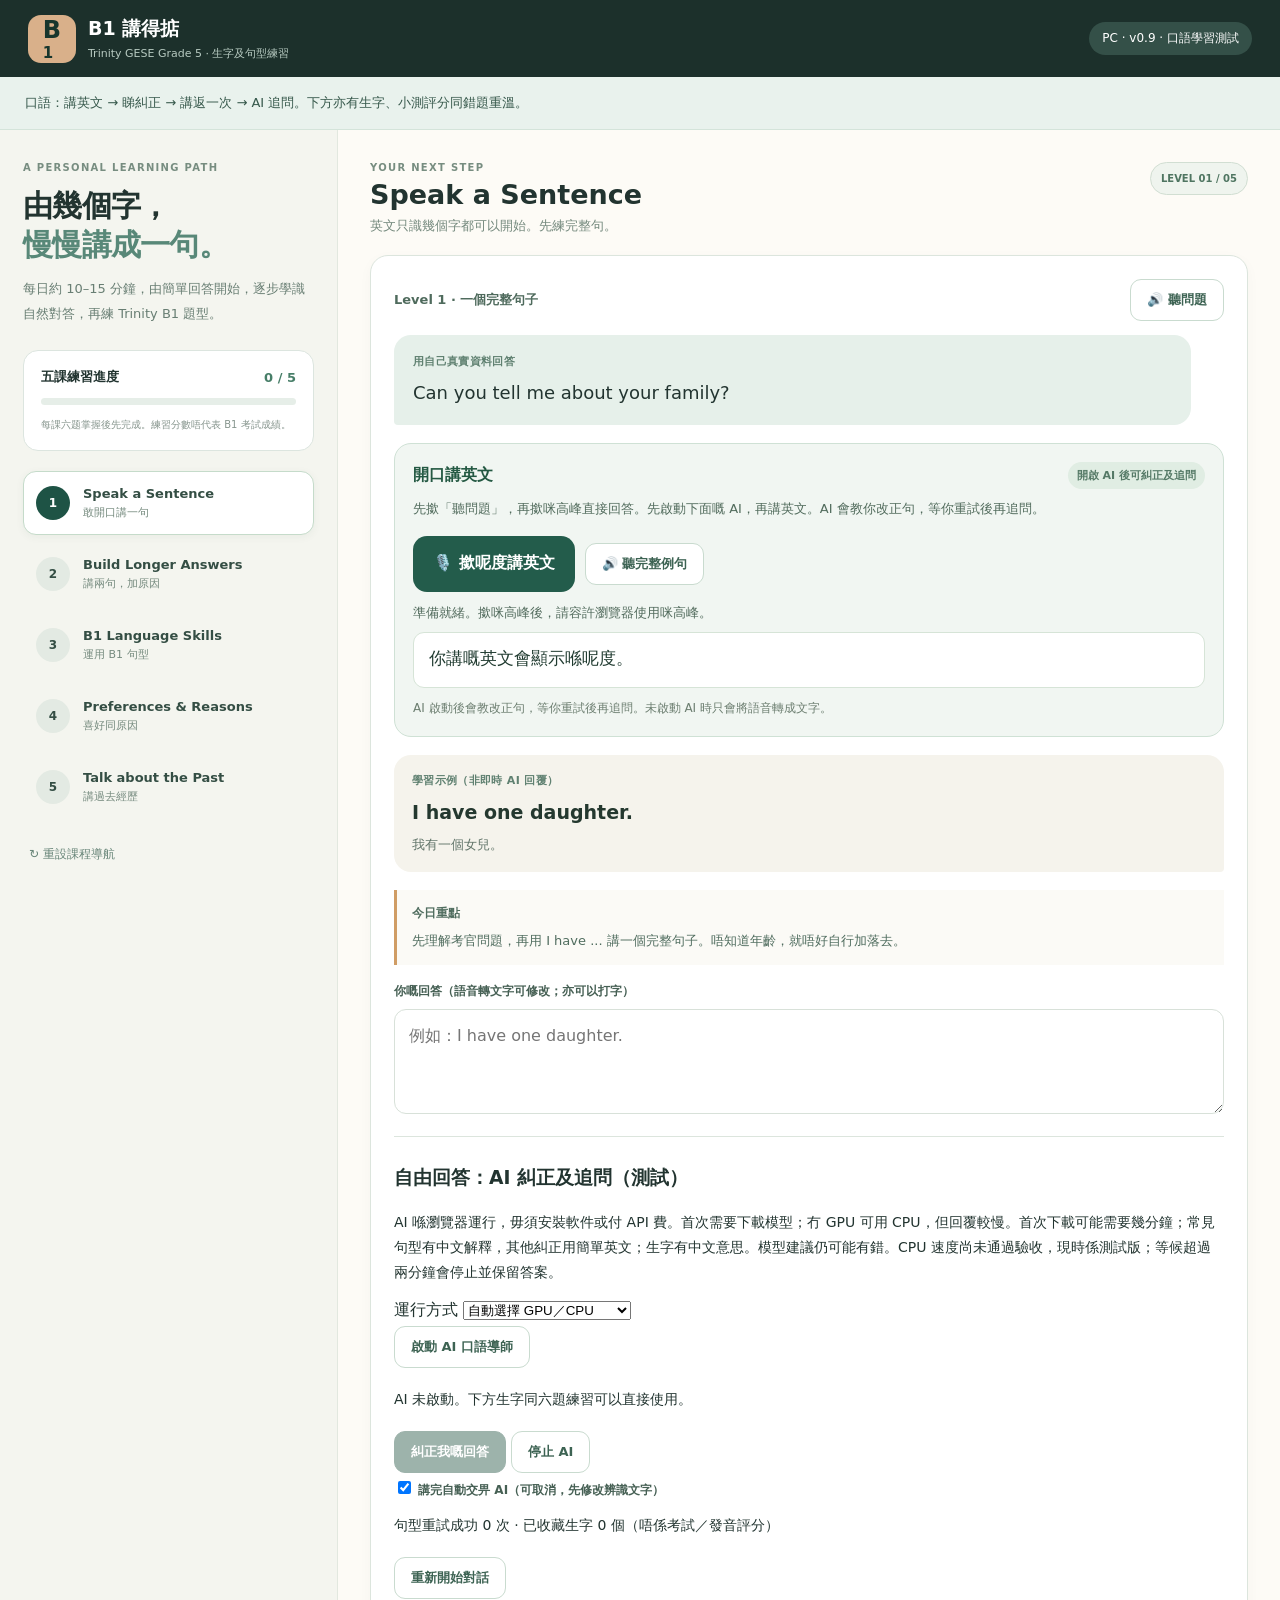
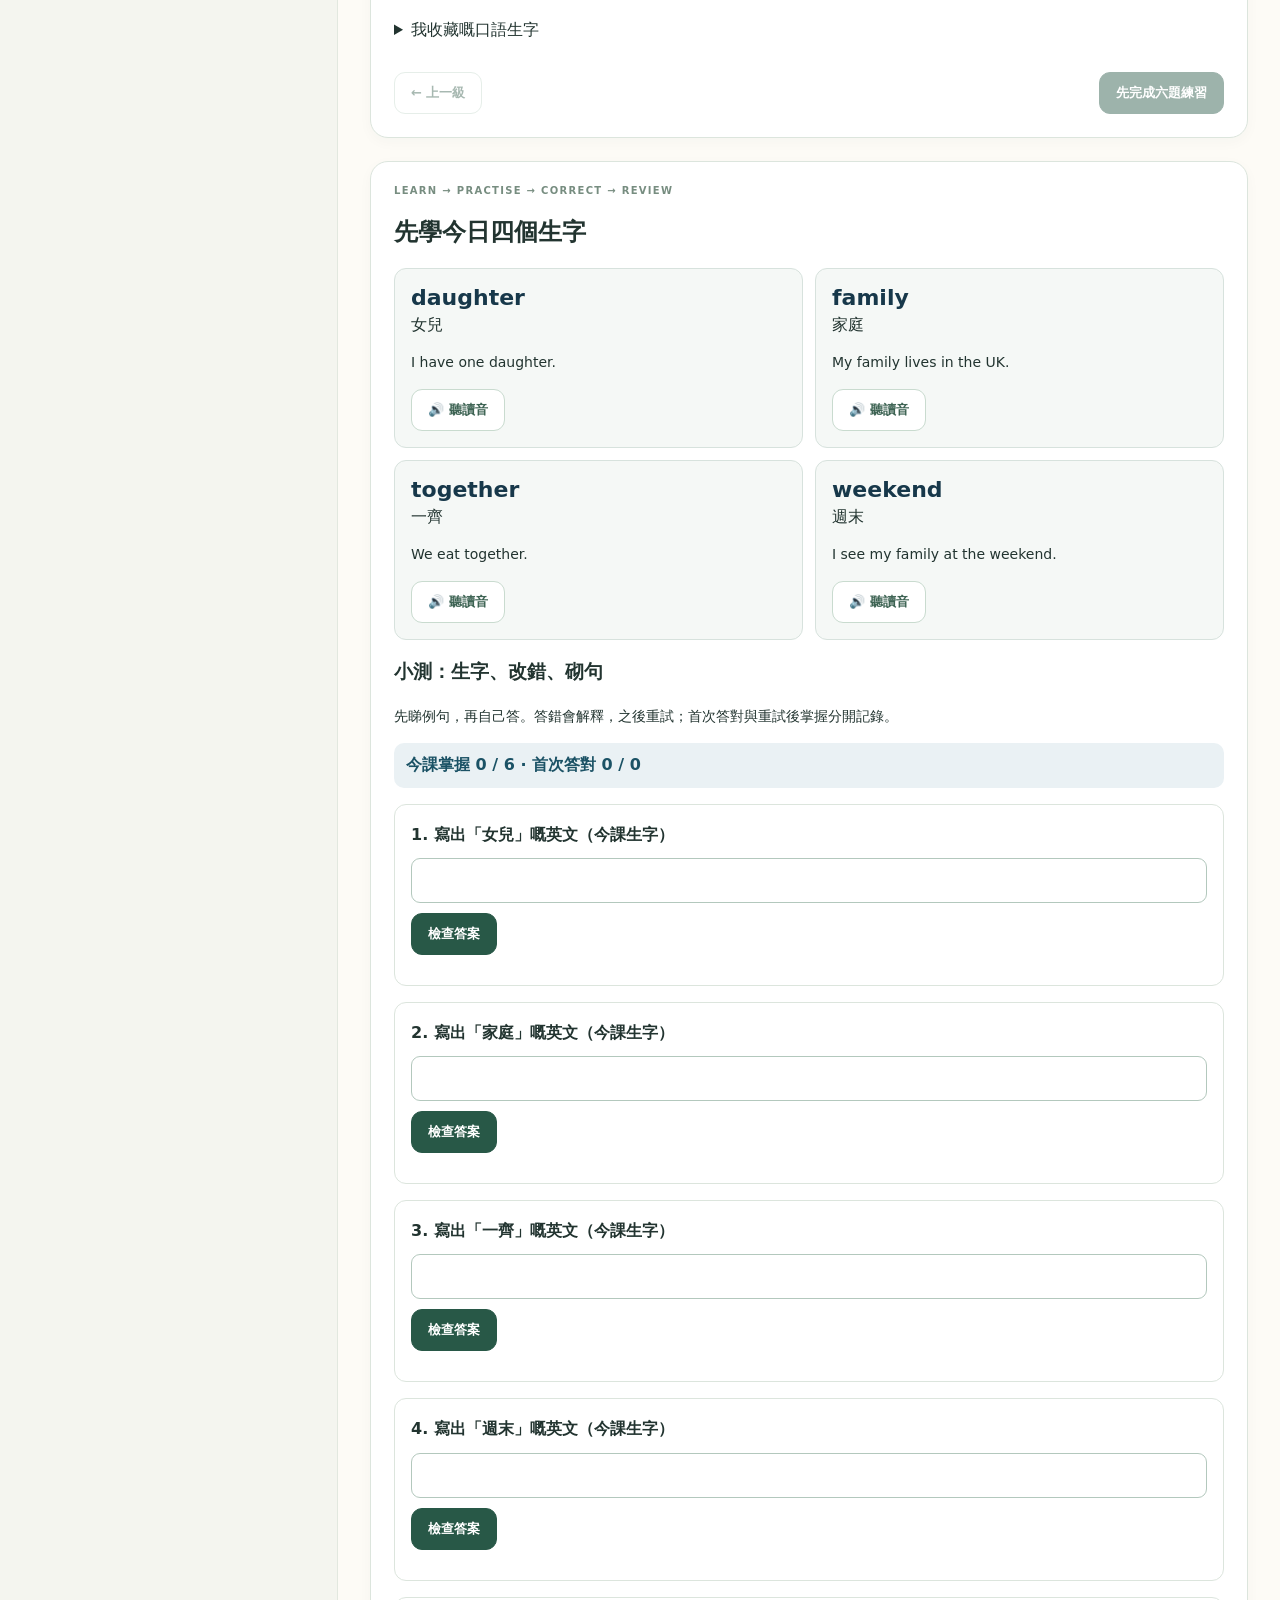
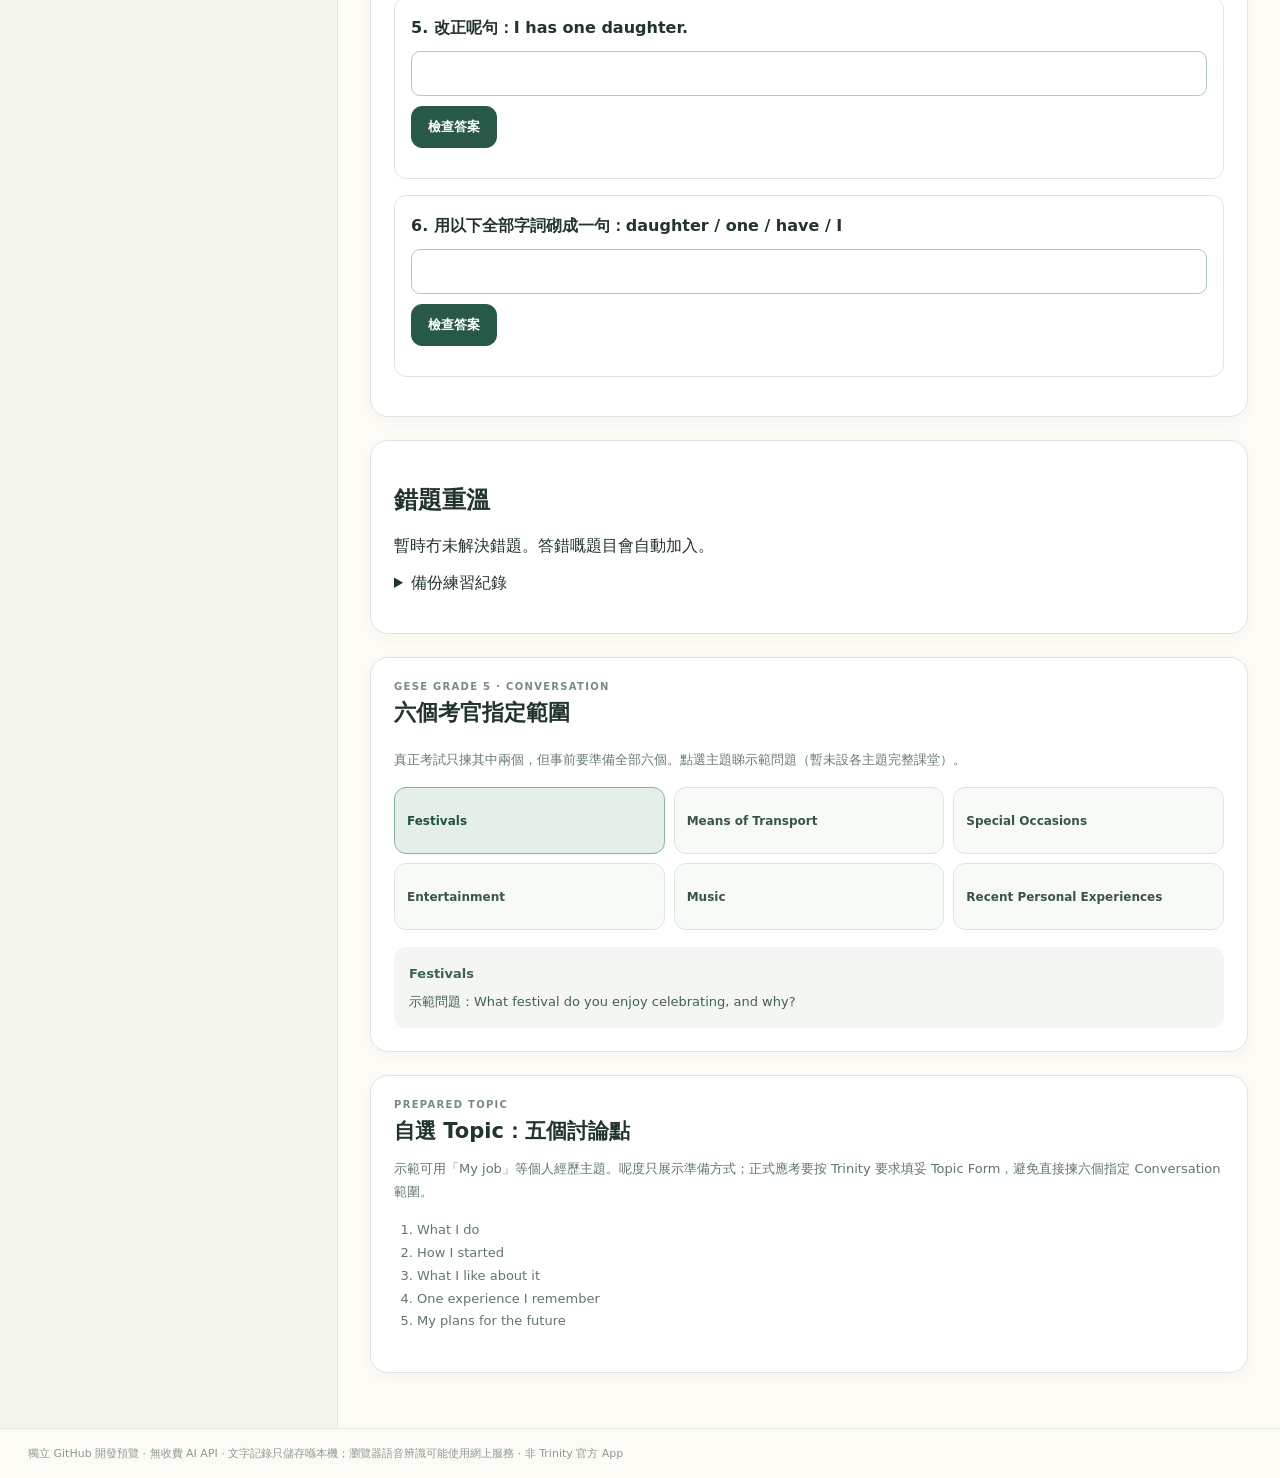
<file: index.html>
<!doctype html>
<html lang="zh-Hant">
<head>
<meta charset="utf-8"><meta name="viewport" content="width=device-width, initial-scale=1"><meta name="theme-color" content="#1c302b">
<title>B1 講得掂｜生字及句型練習</title>
<link rel="stylesheet" href="./styles.css?v=0.9">
</head>
<body>
<div class="wrap">
<header class="top"><div class="brand"><div class="mark">B<span>1</span></div><div><strong>B1 講得掂</strong><small>Trinity GESE Grade 5 · 生字及句型練習</small></div></div><span class="stage-tag">PC · v0.9 · 口語學習測試</span></header>
<div class="banner" role="status">口語：講英文 → 睇糾正 → 講返一次 → AI 追問。下方亦有生字、小測評分同錯題重溫。</div>
<div class="layout"><aside class="side"><div class="eyebrow">A PERSONAL LEARNING PATH</div><h1>由幾個字，<br><em>慢慢講成一句。</em></h1><p class="explain">每日約 10–15 分鐘，由簡單回答開始，逐步學識自然對答，再練 Trinity B1 題型。</p><div class="progress-box"><div class="progress-top"><strong>五課練習進度</strong><span id="done-count">0 / 5</span></div><div class="bar"><div id="bar-fill"></div></div><small>每課六题掌握後先完成。練習分數唔代表 B1 考試成績。</small></div>
<nav id="steps" aria-label="五級學習階段"></nav>
<button class="reset" id="reset" type="button">↻ 重設課程導航</button></aside>
<main class="main"><div class="section-title"><div><div class="eyebrow">YOUR NEXT STEP</div><h2 id="step-title">Speak a Sentence</h2><p id="step-subtitle"></p></div><span class="count-pill" id="step-count">LEVEL 01 / 05</span></div>
<section class="lesson card" id="oral-practice"><div class="lesson-head"><span id="lesson-kicker">練習例子</span><button type="button" id="speak" class="outline">🔊 聽問題</button></div><div class="coach"><div class="coach-label">用自己真實資料回答</div><p id="coach-q"></p></div><section class="voice-practice" aria-label="英文口語練習">
<div class="voice-head"><strong>開口講英文</strong><span class="voice-flag">開啟 AI 後可糾正及追問</span></div>
<p class="voice-description">先撳「聽問題」，再撳咪高峰直接回答。先啟動下面嘅 AI，再講英文。AI 會教你改正句，等你重試後再追問。</p>
<div class="voice-buttons"><button type="button" id="record" class="mic-button" aria-pressed="false">🎙️ 撳呢度講英文</button><button type="button" id="hear-example" class="outline">🔊 聽完整例句</button></div>
<div id="speech-status" class="speech-status" role="status" aria-live="polite">準備就緒。撳咪高峰後，請容許瀏覽器使用咪高峰。</div>
<div id="spoken" class="spoken" aria-live="polite">你講嘅英文會顯示喺呢度。</div>
<div id="speech-feedback" class="speech-feedback">呢個版本提供語音轉文字同示範句，暫時未能用 AI 判斷回答內容或自然追問。</div>
</section><div class="answer"><div class="answer-label">學習示例（非即時 AI 回覆）</div><p id="example"></p><div id="translation" class="translation"></div></div><div class="tips"><strong>今日重點</strong><p id="tip"></p></div>
<label class="memo-label" for="memo">你嘅回答（語音轉文字可修改；亦可以打字）</label><textarea id="memo" rows="3" placeholder="例如：I have one daughter."></textarea>
<section class="ai-coach"><h3>自由回答：AI 糾正及追問（測試）</h3><p>AI 喺瀏覽器運行，毋須安裝軟件或付 API 費。首次需要下載模型；冇 GPU 可用 CPU，但回覆較慢。首次下載可能需要幾分鐘；常見句型有中文解釋，其他糾正用簡單英文；生字有中文意思。模型建議仍可能有錯。CPU 速度尚未通過驗收，現時係測試版；等候超過兩分鐘會停止並保留答案。</p><label for="ai-device">運行方式</label> <select id="ai-device"><option value="auto">自動選擇 GPU／CPU</option><option value="gpu">GPU（較快；需要支援）</option><option value="cpu">CPU（毋須 GPU）</option></select><br><button id="load-ai" type="button" class="outline">啟動 AI 口語導師</button><p id="ai-status" role="status">AI 未啟動。下方生字同六題練習可以直接使用。</p><button id="ask-ai" type="button" class="primary" disabled>糾正我嘅回答</button><button id="stop-ai" type="button" class="outline">停止 AI</button><label class="memo-label"><input id="auto-ai" type="checkbox" checked> 講完自動交畀 AI（可取消，先修改辨識文字）</label><p id="oral-score" role="status"></p><button id="restart-ai" type="button" class="outline">重新開始對話</button><div id="ai-result" aria-live="polite"></div><details><summary>我收藏嘅口語生字</summary><div id="saved-words"></div></details></section>
<div class="lesson-actions"><button type="button" id="prev" class="outline">← 上一級</button><button type="button" id="complete" class="primary">完成今級，下一級 →</button></div></section>
<section class="card learning-card"><div class="eyebrow">LEARN → PRACTISE → CORRECT → REVIEW</div><h2>先學今日四個生字</h2><div id="vocabulary" class="vocabulary"></div><h3>小測：生字、改錯、砌句</h3><p>先睇例句，再自己答。答錯會解釋，之後重試；首次答對與重試後掌握分開記錄。</p><strong id="learning-score" aria-live="polite"></strong><div id="drills"></div><p id="learning-save" role="status"></p></section>
<section class="card"><h2>錯題重溫</h2><div id="review-list"></div><details><summary>備份練習紀錄</summary><button id="backup-learning" class="outline" type="button">下載備份</button><label class="memo-label" for="restore-learning">還原練習備份</label><input id="restore-learning" type="file" accept="application/json"></details></section>
<section class="topics card"><div class="section-title compact"><div><div class="eyebrow">GESE GRADE 5 · CONVERSATION</div><h2>六個考官指定範圍</h2></div></div><p class="topic-note">真正考試只揀其中兩個，但事前要準備全部六個。點選主題睇示範問題（暫未設各主題完整課堂）。</p><div id="topic-grid" class="topic-grid"></div><div id="topic-detail" class="topic-detail" aria-live="polite"></div></section>
<section class="card topic-form"><div class="eyebrow">PREPARED TOPIC</div><h2>自選 Topic：五個討論點</h2><p>示範可用「My job」等個人經歷主題。呢度只展示準備方式；正式應考要按 Trinity 要求填妥 Topic Form，避免直接揀六個指定 Conversation 範圍。</p><ol><li>What I do</li><li>How I started</li><li>What I like about it</li><li>One experience I remember</li><li>My plans for the future</li></ol></section>
</main></div><footer>獨立 GitHub 開發預覽 · 無收費 AI API · 文字記錄只儲存喺本機；瀏覽器語音辨識可能使用網上服務 · 非 Trinity 官方 App</footer></div>
<script src="./app.js?v=0.9" defer></script>
<script src="./learning.js?v=0.9" defer></script>
<script type="module" src="./coach.js?v=0.9"></script>
</body></html>
</file>
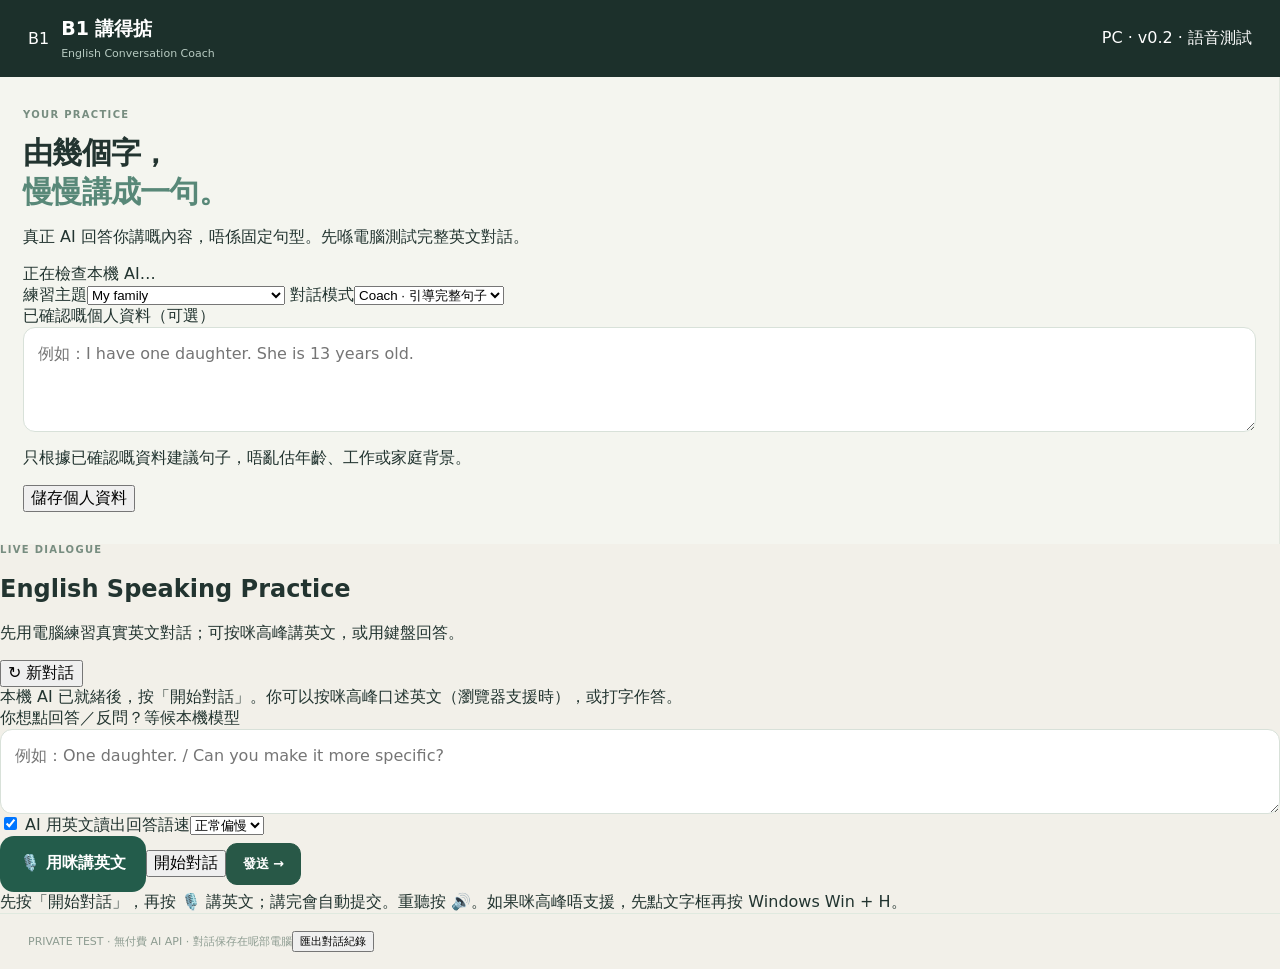
<file: desktop/index.html>
<!doctype html>
<html lang="zh-Hant"><head><meta charset="utf-8"><meta name="viewport" content="width=device-width, initial-scale=1"><title>B1 講得掂｜電腦版真正 AI 對話</title><link rel="stylesheet" href="/styles.css"></head>
<body><div class="app">
<header class="top"><div class="brand"><div class="logo">B<span>1</span></div><div><strong>B1 講得掂</strong><small>English Conversation Coach</small></div></div><span class="chip">PC · v0.2 · 語音測試</span></header>
<main class="workspace">
<aside class="side"><div class="eyebrow">YOUR PRACTICE</div><h1>由幾個字，<br><em>慢慢講成一句。</em></h1><p class="intro">真正 AI 回答你講嘅內容，唔係固定句型。先喺電腦測試完整英文對話。</p><div class="status" id="status" role="status"><span class="dot"></span><span id="status-text">正在檢查本機 AI…</span></div>
<label for="topic">練習主題</label><select id="topic"><option>My family</option><option>My work</option><option>My life in the UK</option><option>Festivals</option><option>Means of Transport</option><option>Special Occasions</option><option>Entertainment</option><option>Music</option><option>Recent Personal Experiences</option></select>
<label for="mode">對話模式</label><select id="mode"><option value="coach">Coach · 引導完整句子</option><option value="exam">Exam · 模擬考官</option></select>
<div class="facts"><label for="facts">已確認嘅個人資料（可選）</label><textarea id="facts" rows="3" maxlength="2000" placeholder="例如：I have one daughter. She is 13 years old."></textarea><p>只根據已確認嘅資料建議句子，唔亂估年齡、工作或家庭背景。</p><button id="save-facts" class="secondary">儲存個人資料</button></div>
</aside>
<section class="chat-area" aria-label="AI 對話練習"><div class="chat-head"><div><div class="eyebrow">LIVE DIALOGUE</div><h2>English Speaking Practice</h2><p>先用電腦練習真實英文對話；可按咪高峰講英文，或用鍵盤回答。</p></div><button id="new-chat" class="secondary">↻ 新對話</button></div>
<div id="chat" class="chat" aria-live="polite"><div class="intro-card">本機 AI 已就緒後，按「開始對話」。你可以按咪高峰口述英文（瀏覽器支援時），或打字作答。</div></div>
<form id="chat-form" class="composer"><div class="composer-label"><label for="message">你想點回答／反問？</label><span id="typing-status">等候本機模型</span></div><textarea id="message" rows="2" maxlength="1200" placeholder="例如：One daughter. / Can you make it more specific?"></textarea><div class="speech-settings"><label class="switch-label"><input id="read-aloud" type="checkbox" checked> AI 用英文讀出回答</label><label for="speech-rate">語速</label><select id="speech-rate"><option value="0.75">慢</option><option value="0.9" selected>正常偏慢</option><option value="1">正常</option></select></div><div id="mic-info" class="mic-info" role="note"></div><div class="actions"><button id="mic" type="button" class="mic-button">🎙️ 用咪講英文</button><button id="start" type="button" class="secondary">開始對話</button><button id="send" type="submit" class="primary">發送 →</button></div><div class="hint">先按「開始對話」，再按 🎙️ 講英文；講完會自動提交。重聽按 🔊。如果咪高峰唔支援，先點文字框再按 Windows Win + H。</div></form>
</section></main><footer><span>PRIVATE TEST · 無付費 AI API · 對話保存在呢部電腦</span><button id="export" class="ghost">匯出對話紀錄</button></footer></div><script src="/app.js" defer></script></body></html>
</file>
<file: styles.css>
:root{font-family:system-ui,-apple-system,'Segoe UI','Noto Sans TC',sans-serif;color:#223430;background:#f2f0e9}*{box-sizing:border-box}body{margin:0}button,textarea{font:inherit}button{cursor:pointer}button:disabled{cursor:not-allowed;opacity:.45}.wrap{max-width:1320px;min-height:100vh;margin:auto;background:#fdfbf6;box-shadow:0 12px 55px #203a331a}.top{height:77px;background:#1c302b;color:white;display:flex;justify-content:space-between;align-items:center;padding:12px 28px}.brand{display:flex;gap:12px;align-items:center}.mark{width:48px;height:48px;display:grid;place-content:center;border-radius:13px;background:#d9b08a;color:#17362d;font-size:24px;font-weight:800}.mark span{font-size:15px}.brand strong{display:block;font-size:19px}.brand small{font-size:11px;color:#b7cac1}.stage-tag{font-size:12px;background:#345048;border-radius:50px;padding:8px 13px}.banner{padding:15px 25px;background:#e9f2ed;border-bottom:1px solid #d4e4da;font-size:13px;line-height:1.7;color:#36584b}.banner a{font-weight:800;color:#1e6652}.layout{display:grid;grid-template-columns:338px minmax(0,1fr)}.side{background:#f4f5ef;border-right:1px solid #e2e8df;padding:32px 23px}.eyebrow{font-size:10px;font-weight:800;letter-spacing:.13em;color:#778d80}.side h1{font:700 30px/1.3 Georgia,'Noto Serif TC',serif;letter-spacing:-.025em;margin:13px 0}.side em{font-style:normal;color:#588878}.explain{font-size:13px;line-height:1.9;color:#687e73}.progress-box{margin:24px 0 20px;background:#fff;border:1px solid #dce5df;padding:17px;border-radius:15px}.progress-top{display:flex;align-items:center;justify-content:space-between;font-size:13px}.progress-top span{font-weight:800;color:#477e68}.bar{height:7px;background:#e6eee8;border-radius:100px;margin:12px 0;overflow:hidden}.bar div{height:100%;width:0;background:#5c9679;transition:width .25s}.progress-box small{font-size:10px;line-height:1.6;display:block;color:#86958d}#steps{display:grid;gap:7px}.step{padding:14px 12px;display:flex;gap:13px;align-items:center;width:100%;text-align:left;background:transparent;border:1px solid transparent;border-radius:13px;color:#344e44}.step:hover{background:#e8eee9}.step.active{background:white;border-color:#c5dbca;box-shadow:0 2px 9px #2745340e}.step-num{min-width:34px;height:34px;border-radius:50%;background:#e3eae3;display:grid;place-items:center;font-size:12px;font-weight:800}.step.active .step-num{background:#1e5345;color:white}.step strong{display:block;font-size:13px}.step small{display:block;color:#768b7f;font-size:11px;margin-top:4px}.check{margin-left:auto;color:#318866}.reset{margin-top:26px;color:#668477;background:none;border:0;font-size:12px}.main{padding:32px;min-width:0}.section-title{display:flex;align-items:flex-start;justify-content:space-between;gap:14px;margin-bottom:18px}.section-title h2{margin:6px 0 6px;font-size:27px}.section-title p{margin:0;color:#74897d;line-height:1.6;font-size:13px}.count-pill{border:1px solid #d1ded2;background:#eff4ee;border-radius:40px;padding:10px;color:#4f7561;font-size:10px;font-weight:850;white-space:nowrap}.card{border:1px solid #dce5dd;border-radius:18px;background:#fff;box-shadow:0 4px 14px #263d3008;padding:23px;margin-bottom:23px}.lesson-head,.lesson-actions{display:flex;justify-content:space-between;align-items:center;gap:12px}.lesson-head{font-weight:750;font-size:13px;color:#4f6b5d;margin-bottom:14px}.coach{padding:19px;background:#e6f0ea;border-radius:17px 17px 17px 4px;max-width:96%}.coach-label,.answer-label{font-size:11px;font-weight:800;color:#608171;letter-spacing:.03em}.coach p{font-size:18px;line-height:1.5;margin:10px 0 0}.answer{margin-top:13px;background:#f5f3ec;padding:18px;border-radius:17px 17px 4px 17px}.answer p{font-size:19px;font-weight:700;line-height:1.6;margin:9px 0;color:#24382f}.translation{font-size:13px;color:#62756a}.tips{background:#fbfaf6;border-left:3px solid #d09d65;padding:12px 15px;margin:18px 0;color:#506d5f}.tips strong{font-size:12px}.tips p{line-height:1.8;font-size:13px;margin:7px 0 0}.memo-label{display:block;font-size:12px;font-weight:700;margin-bottom:9px;color:#466054}textarea{display:block;width:100%;min-height:85px;padding:13px 14px;border-radius:12px;border:1px solid #d8e1d9;resize:vertical;color:#263b33;line-height:1.6}.lesson-actions{margin-top:15px}.outline,.primary{padding:11px 16px;border-radius:11px;font-size:13px;font-weight:750}.outline{background:#fff;color:#3d6353;border:1px solid #c9dbcf}.primary{color:#fff;background:#285847;border:1px solid #285847}.primary:hover{background:#1b4739}.compact h2{font-size:22px}.topic-note{font-size:13px;color:#667c70;margin-top:-3px;line-height:1.65}.topic-grid{display:grid;grid-template-columns:repeat(3,minmax(0,1fr));gap:9px;margin:17px 0}.topic{min-height:67px;text-align:left;padding:12px;border-radius:12px;border:1px solid #dce6dd;background:#f8faf7;color:#385545;font-weight:750;font-size:12px}.topic.selected{background:#e5efe8;border-color:#86b29b;color:#20543c}.topic:hover{border-color:#9cc3a9}.topic-detail{padding:15px;border-radius:12px;background:#f3f6f2;color:#41624f;font-size:13px;line-height:1.8}.topic-detail strong{display:block;margin-bottom:4px}.topic-form h2{font-size:21px;margin:7px 0}.topic-form p,.topic-form li{line-height:1.75;font-size:13px;color:#60776b}.topic-form ol{padding-left:23px}footer{padding:17px 28px;font-size:11px;color:#8c9b90;border-top:1px solid #e0e9df}@media(max-width:840px){.layout{grid-template-columns:1fr}.side{padding:22px;border-right:0;border-bottom:1px solid #e0e7df}.side h1{font-size:23px;margin:8px 0}.side .explain{margin:5px 0 12px}#steps{grid-template-columns:repeat(5,minmax(135px,1fr));overflow-x:auto;gap:5px}.step{padding:10px;min-width:135px}.step-num{min-width:26px;height:26px}.progress-box{margin:14px 0}.main{padding:20px}}@media(max-width:560px){.top{padding:10px 13px}.brand strong{font-size:16px}.mark{width:40px;height:40px}.stage-tag{font-size:10px}.banner{padding:12px 15px}.main{padding:14px}.section-title h2{font-size:21px}.card{padding:16px}.topic-grid{grid-template-columns:repeat(2,minmax(0,1fr))}.coach p,.answer p{font-size:16px}.lesson-actions button{padding:10px;font-size:12px}}
/* Guided speech practice: visible first-class control, not an AI-chat substitute. */
.voice-practice{margin:18px 0;padding:18px;background:#f1f6f2;border:1px solid #cfe1d5;border-radius:17px}
.voice-head{display:flex;align-items:center;justify-content:space-between;gap:10px;color:#245943;font-size:16px}
.voice-flag{font-size:11px;font-weight:700;padding:6px 9px;background:#e0ede3;border-radius:20px;color:#547966}
.voice-description{font-size:13px;line-height:1.75;color:#526c5d;margin:9px 0 15px}
.voice-buttons{display:flex;align-items:center;gap:10px;flex-wrap:wrap}
.mic-button{border:0;background:#235c4b;color:#fff;border-radius:14px;font-size:16px;font-weight:750;padding:15px 20px;min-height:56px}
.mic-button:hover{background:#1b4a3b}
.mic-button:focus-visible{outline:3px solid #db9d63;outline-offset:3px}
.mic-button.listening{background:#ab4637;box-shadow:0 0 0 5px #d8766b3c}
.speech-status{margin:12px 0 8px;font-size:13px;color:#526b5d;min-height:20px}
.spoken{background:#fff;border:1px solid #d6e4d7;border-radius:11px;padding:13px 15px;font-size:17px;color:#203b30;line-height:1.5;min-height:56px;overflow-wrap:anywhere}
.speech-feedback{font-size:12px;line-height:1.7;color:#6c7e70;margin-top:10px}
@media(max-width:560px){.voice-practice{padding:14px}.voice-buttons{display:grid;grid-template-columns:1fr}.voice-head{align-items:flex-start;flex-wrap:wrap}.mic-button{width:100%}}

.vocabulary{display:grid;grid-template-columns:repeat(2,minmax(0,1fr));gap:12px}.word-card{border:1px solid #d7e2dd;padding:16px;border-radius:12px;background:#f5f8f6}.word-card strong{display:block;font-size:22px;color:#17384a}.word-card span{display:block;margin-top:5px}.word-card p{line-height:1.6}.drill{margin:16px 0;padding:16px;border:1px solid #dce5dd;border-radius:12px}.drill label{display:block;font-weight:700;line-height:1.7;margin-bottom:10px}.drill input{font:inherit;display:block;width:100%;border:1px solid #b3c8bd;border-radius:9px;padding:12px;margin-bottom:10px}.drill-feedback{line-height:1.8;margin-bottom:0}.correct{color:#246441}.retry{color:#87491e}.ai-coach{border-top:1px solid #dce5dd;margin-top:22px;padding-top:10px}.ai-coach p,.learning-card p{font-size:14px;line-height:1.8}.ai-coach button{margin:5px 5px 5px 0}#ai-result{background:#f1f5f5;border-radius:12px;padding:16px;margin-top:16px}#ai-result:empty{display:none}#ai-result strong{display:block;font-size:12px;color:#526c75}#ai-result p{margin:5px 0 15px;overflow-wrap:anywhere}#learning-score{display:block;color:#1b5265;padding:12px;background:#eaf1f4;border-radius:10px}button:focus-visible,input:focus-visible,textarea:focus-visible{outline:3px solid #c99157;outline-offset:2px}details summary{cursor:pointer;margin:16px 0}@media(max-width:560px){.vocabulary{grid-template-columns:1fr}}
</file>
